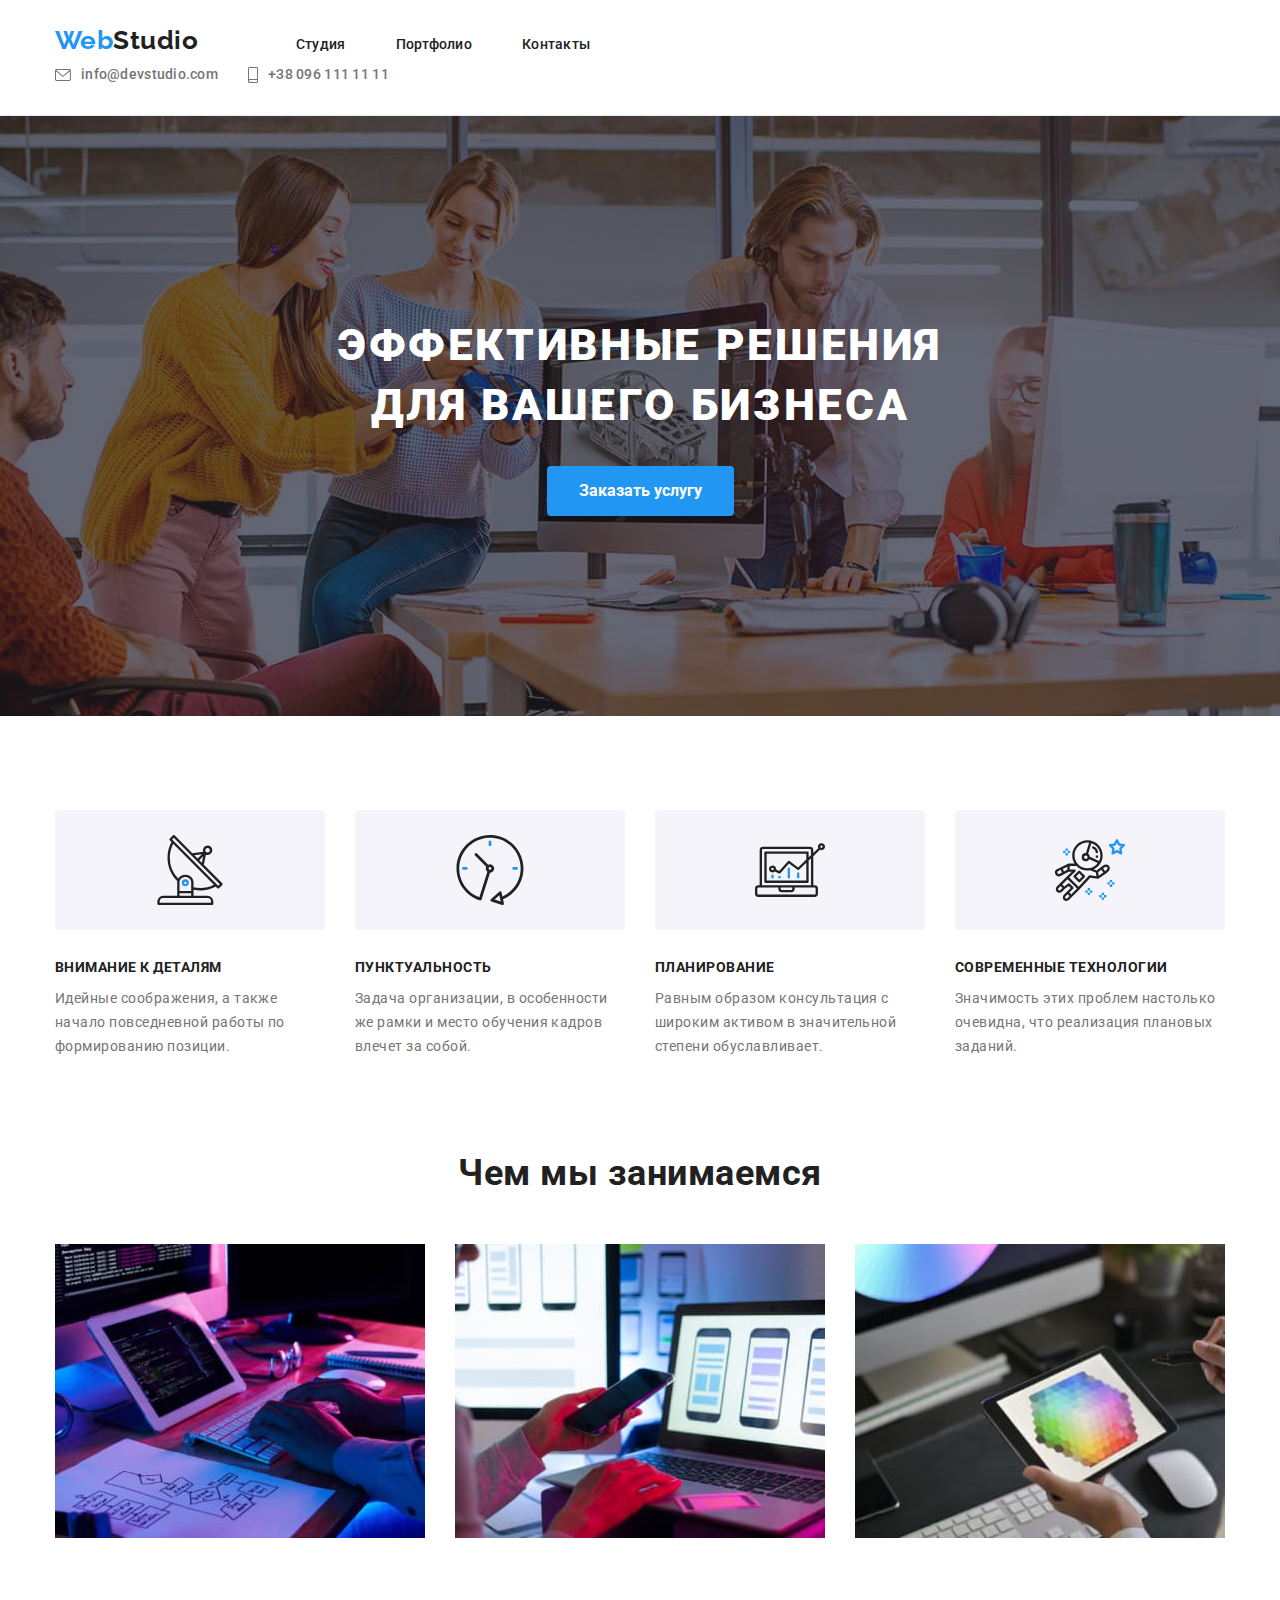
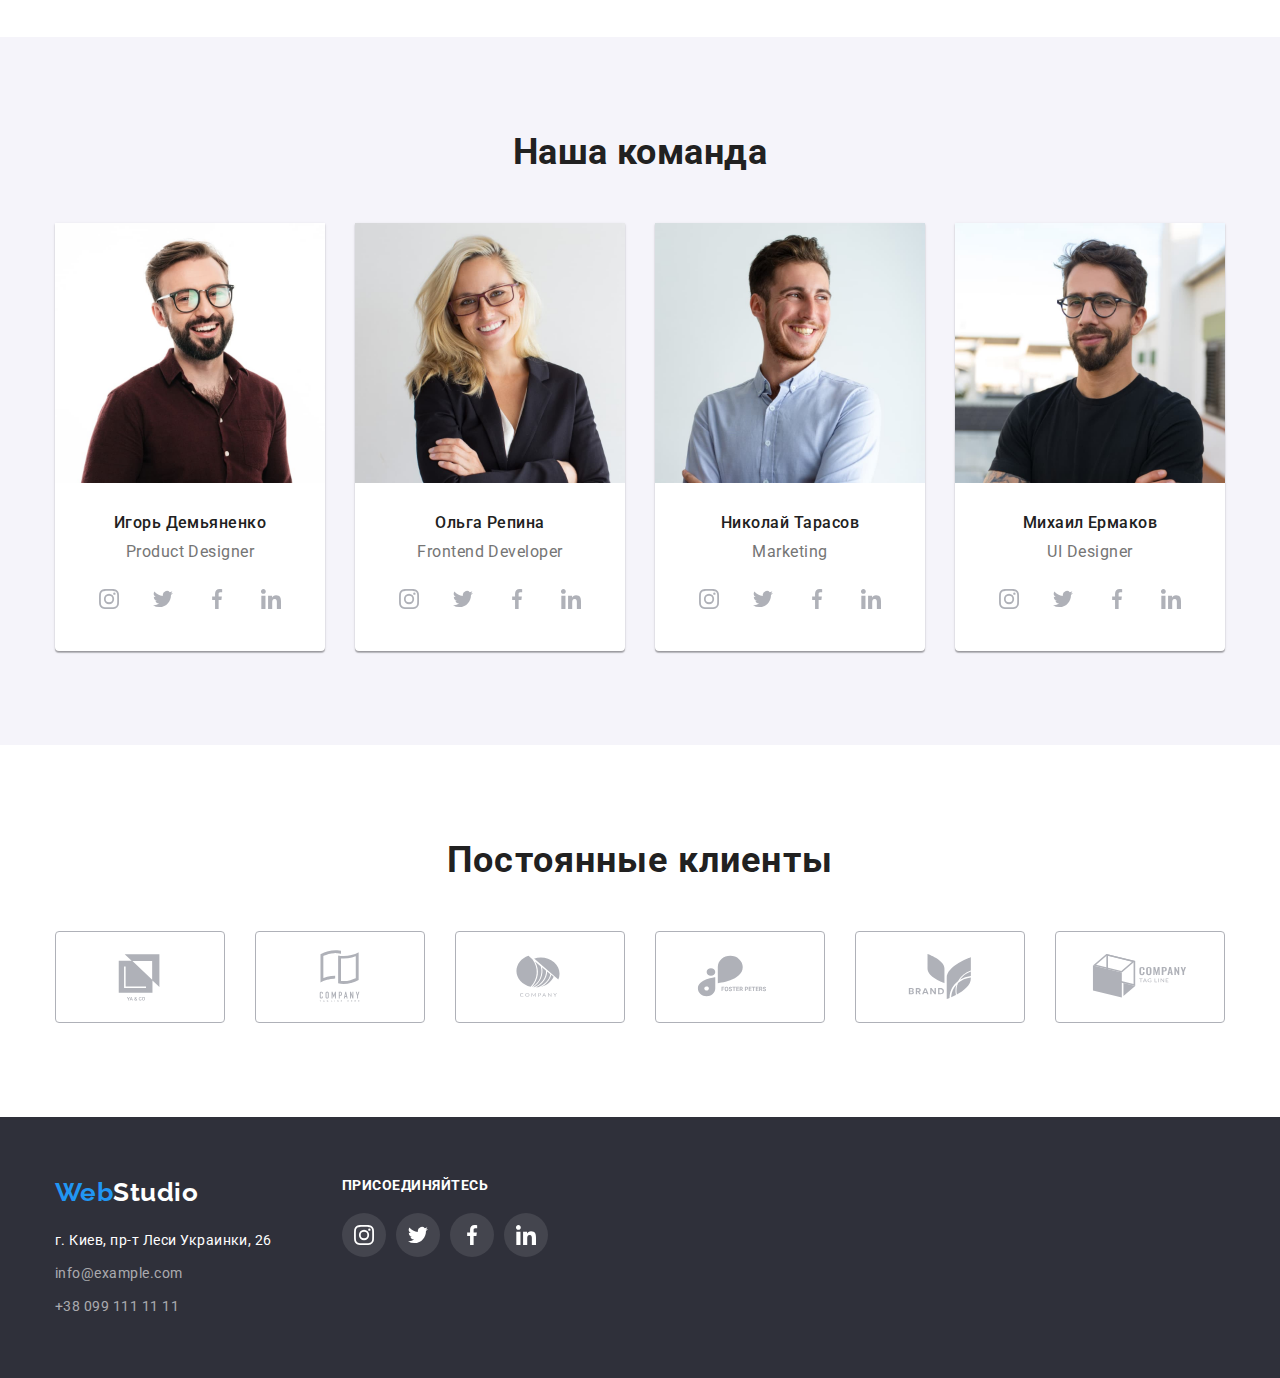
<file: index.html>
<!DOCTYPE html>
<html lang="ru">
  <head>
    <meta charset="UTF-8" />
    <meta http-equiv="X-UA-Compatible" content="IE=edge" />
    <meta name="viewport" content="width=device-width, initial-scale=1.0" />
    <title>Web Studio</title>
    <link
      href="https://fonts.googleapis.com/css2?family=Raleway:wght@700&family=Roboto:wght@400;500;700;900&display=swap"
      rel="stylesheet"
    />
    <link
      href="https://cdnjs.cloudflare.com/ajax/libs/modern-normalize/1.1.0/modern-normalize.min.css"
      rel="stylesheet"
    />
    <link href="./css/styles.css" rel="stylesheet" />
  </head>

  <body>
    <!------------------HEADER-------CAPTION-------------------->

    <header class="header">
      <div class="container">
        <a class="logo" href="./" lang="en"
          >Web<span class="logo-caption">Studio</span></a
        >
        <nav class="menu">
          <ul class="nav-menu">
            <li><a class="menu-link" href="./index.html">Студия</a></li>
            <li><a class="menu-link" href="./portfolio.html">Портфолио</a></li>
            <li><a class="menu-link" href="/">Контакты</a></li>
          </ul>
        </nav>

        <ul class="contacts">
          <li>
            <a class="contacts-link" href="mailto:info@devstudio.com" lang="en">
              <svg class="mail-icon" width="16" height="12">
                <use href="./images/icons.svg#mail"></use>
              </svg>
              info@devstudio.com</a
            >
          </li>
          <li>
            <a class="contacts-link" href="tel:+380961111111">
              <svg class="tel-icon" width="10" height="16">
                <use href="./images/icons.svg#tel"></use>
              </svg>
              +38 096 111 11 11</a
            >
          </li>
        </ul>
      </div>
    </header>

    <main>
      <!-------------------PRIMARY---------------------->
      <section class="primary">
        <div class="container">
          <h1 class="primary-title">
            Эффективные решения <br />
            для вашего бизнеса
          </h1>
          <button class="primary-btn" type="button">Заказать услугу</button>
        </div>
      </section>

      <!----------------ADVANTAGES----------------------------->

      <section class="advantages">
        <div class="container">
          <ul class="adventages-list">
            <li class="adventages-list-item">
              <div class="advantages-icon-block">
                <svg width="70">
                  <use href="./images/icons.svg#advantages-first"></use>
                </svg>
              </div>
              <h3>Внимание к деталям</h3>
              <p>
                Идейные соображения, а также начало повседневной работы по
                формированию позиции.
              </p>
            </li>

            <li class="adventages-list-item">
              <div class="advantages-icon-block">
                <svg width="70">
                  <use href="./images/icons.svg#advantages-second"></use>
                </svg>
              </div>
              <h3>Пунктуальность</h3>
              <p>
                Задача организации, в особенности же рамки и место обучения
                кадров влечет за собой.
              </p>
            </li>

            <li class="adventages-list-item">
              <div class="advantages-icon-block">
                <svg width="70">
                  <use href="./images/icons.svg#advantages-third"></use>
                </svg>
              </div>
              <h3>Планирование</h3>
              <p>
                Равным образом консультация с широким активом в значительной
                степени обуславливает.
              </p>
            </li>

            <li class="adventages-list-item">
              <div class="advantages-icon-block">
                <svg width="70">
                  <use href="./images/icons.svg#advantages-forth"></use>
                </svg>
              </div>
              <h3>Современные технологии</h3>
              <p>
                Значимость этих проблем настолько очевидна, что реализация
                плановых заданий.
              </p>
            </li>
          </ul>
        </div>
      </section>

      <!----------------------ACTIVITY---------------------->

      <section class="activity">
        <div class="container">
          <h2 class="activity-title">Чем мы занимаемся</h2>

          <ul class="activity-list">
            <li>
              <img
                src="images/futures-img1.jpg"
                alt="программирование"
                width="370"
                height="294"
              />
            </li>
            <li>
              <img
                src="images/futures-img2.jpg"
                alt="мобильные приложения"
                width="370"
                height="294"
              />
            </li>
            <li>
              <img
                src="images/futures-img3.jpg"
                alt="дизайн"
                width="370"
                height="294"
              />
            </li>
          </ul>
        </div>
      </section>

      <!---------------------TEAM---------------------------->

      <section class="team">
        <div class="container">
          <h2 class="team-title">Наша команда</h2>

          <ul class="team-list">
            <li class="team-item">
              <img
                class="team-item-photo"
                src="images/team-img1.jpg"
                alt="продуктовый дизайнер"
                width="270"
                height="260"
              />
              <div class="team-item-text">
                <h3>Игорь Демьяненко</h3>
                <p lang="en">Product Designer</p>

                <!----------- NETWORK LIST------------>
                <ul class="network-list">
                  <li class="network-item">
                    <a class="icon-link" href="https://www.instagram.com">
                      <svg class="social-network-icon">
                        <use href="./images/icons.svg#instagram"></use>
                      </svg>
                    </a>
                  </li>
                  <li class="network-item">
                    <a class="icon-link" href="https://twitter.com">
                      <svg class="social-network-icon">
                        <use href="./images/icons.svg#twitter"></use>
                      </svg>
                    </a>
                  </li>
                  <li class="network-item">
                    <a class="icon-link" href="https://www.facebook.com/">
                      <svg class="social-network-icon">
                        <use href="./images/icons.svg#facebook"></use>
                      </svg>
                    </a>
                  </li>
                  <li class="network-item">
                    <a class="icon-link" href="https://www.linkedin.com">
                      <svg class="social-network-icon">
                        <use href="./images/icons.svg#linkedin"></use>
                      </svg>
                    </a>
                  </li>
                </ul>
              </div>
            </li>

            <li class="team-item">
              <img
                class="team-item-photo"
                src="images/team-img2.jpg"
                alt="фронтенд разработчик"
                width="270"
                height="260"
              />
              <div class="team-item-text">
                <h3>Ольга Репина</h3>
                <p lang="en">Frontend Developer</p>

                <!----------- NETWORK LIST------------>
                <ul class="network-list">
                  <li class="network-item">
                    <a class="icon-link" href="https://www.instagram.com">
                      <svg class="social-network-icon">
                        <use href="./images/icons.svg#instagram"></use>
                      </svg>
                    </a>
                  </li>
                  <li class="network-item">
                    <a class="icon-link" href="https://twitter.com">
                      <svg class="social-network-icon">
                        <use href="./images/icons.svg#twitter"></use>
                      </svg>
                    </a>
                  </li>
                  <li class="network-item">
                    <a class="icon-link" href="https://www.facebook.com/">
                      <svg class="social-network-icon">
                        <use href="./images/icons.svg#facebook"></use>
                      </svg>
                    </a>
                  </li>
                  <li class="network-item">
                    <a class="icon-link" href="https://www.linkedin.com">
                      <svg class="social-network-icon">
                        <use href="./images/icons.svg#linkedin"></use>
                      </svg>
                    </a>
                  </li>
                </ul>
              </div>
            </li>

            <li class="team-item">
              <img
                class="team-item-photo"
                src="images/team-img3.jpg"
                alt="маркетолог"
                width="270"
                height="260"
              />
              <div class="team-item-text">
                <h3>Николай Тарасов</h3>
                <p lang="en">Marketing</p>

                <!----------- NETWORK LIST------------>
                <ul class="network-list">
                  <li class="network-item">
                    <a class="icon-link" href="https://www.instagram.com">
                      <svg class="social-network-icon">
                        <use href="./images/icons.svg#instagram"></use>
                      </svg>
                    </a>
                  </li>
                  <li class="network-item">
                    <a class="icon-link" href="https://twitter.com">
                      <svg class="social-network-icon">
                        <use href="./images/icons.svg#twitter"></use>
                      </svg>
                    </a>
                  </li>
                  <li class="network-item">
                    <a class="icon-link" href="https://www.facebook.com/">
                      <svg class="social-network-icon">
                        <use href="./images/icons.svg#facebook"></use>
                      </svg>
                    </a>
                  </li>
                  <li class="network-item">
                    <a class="icon-link" href="https://www.linkedin.com">
                      <svg class="social-network-icon">
                        <use href="./images/icons.svg#linkedin"></use>
                      </svg>
                    </a>
                  </li>
                </ul>
              </div>
            </li>

            <li class="team-item">
              <img
                class="team-item-photo"
                src="images/team-img4.jpg"
                alt="проектировщик интерфейсов"
                width="270"
                height="260"
              />
              <div class="team-item-text">
                <h3>Михаил Ермаков</h3>
                <p lang="en">UI Designer</p>

                <!----------- NETWORK LIST------------>
                <ul class="network-list">
                  <li class="network-item">
                    <a class="icon-link" href="https://www.instagram.com">
                      <svg class="social-network-icon">
                        <use href="./images/icons.svg#instagram"></use>
                      </svg>
                    </a>
                  </li>
                  <li class="network-item">
                    <a class="icon-link" href="https://twitter.com">
                      <svg class="social-network-icon">
                        <use href="./images/icons.svg#twitter"></use>
                      </svg>
                    </a>
                  </li>
                  <li class="network-item">
                    <a class="icon-link" href="https://www.facebook.com/">
                      <svg class="social-network-icon">
                        <use href="./images/icons.svg#facebook"></use>
                      </svg>
                    </a>
                  </li>
                  <li class="network-item">
                    <a class="icon-link" href="https://www.linkedin.com">
                      <svg class="social-network-icon">
                        <use href="./images/icons.svg#linkedin"></use>
                      </svg>
                    </a>
                  </li>
                </ul>
              </div>
            </li>
          </ul>
        </div>
      </section>
    </main>

    <!-----------------------CLIENTS----------------------->
    <section class="clients">
      <div class="container">
        <h2 class="clients-title">Постоянные клиенты</h2>

        <ul class="clients-list">
          <li class="clients-item">
            <a class="clients-link" href="./">
              <svg class="clients-icon" width="106" height="60">
                <use href="./images/icons.svg#clients-first"></use>
              </svg>
            </a>
          </li>
          <li class="clients-item">
            <a class="clients-link" href="./">
              <svg class="clients-icon" width="106" height="60">
                <use href="./images/icons.svg#clients-second"></use>
              </svg>
            </a>
          </li>
          <li class="clients-item">
            <a class="clients-link" href="./">
              <svg class="clients-icon" width="106" height="60">
                <use href="./images/icons.svg#clients-third"></use>
              </svg>
            </a>
          </li>
          <li class="clients-item">
            <a class="clients-link" href="./">
              <svg class="clients-icon" width="106" height="60">
                <use href="./images/icons.svg#clients-forth"></use>
              </svg>
            </a>
          </li>
          <li class="clients-item">
            <a class="clients-link" href="./">
              <svg class="clients-icon" width="106" height="60">
                <use href="./images/icons.svg#clients-fifth"></use>
              </svg>
            </a>
          </li>
          <li class="clients-item">
            <a class="clients-link" href="./">
              <svg class="clients-icon" width="106" height="60">
                <use href="./images/icons.svg#clients-six"></use>
              </svg>
            </a>
          </li>
        </ul>
      </div>
    </section>

    <!-----------------------FOOTER----------------------->

    <footer class="footer">
      <div class="container footer-sidebar">
        <div class="adress-container">
          <a class="logo bottom" href="./" lang="en"
            >Web<span class="logo-footer">Studio</span></a
          >
          <address class="footer-address">
            <p class="address-link">г. Киев, пр-т Леси Украинки, 26</p>
            <a class="footer-contacts" href="mailto:info@example.com" lang="en"
              >info@example.com</a
            >
            <a class="footer-contacts" href="tel:+380991111111"
              >+38 099 111 11 11</a
            >
          </address>
        </div>

        <!-- ---------footer-icons-------------------------- -->
        <div class="footer-network-container">
          <p class="footer-network-text">присоединяйтесь</p>
          <ul class="network-list">
            <li class="network-item">
              <a class="footer-icon-link" href="https://www.instagram.com">
                <svg class="footer-network-icon">
                  <use href="./images/icons.svg#instagram"></use>
                </svg>
              </a>
            </li>
            <li class="network-item">
              <a class="footer-icon-link" href="https://twitter.com">
                <svg class="footer-network-icon">
                  <use href="./images/icons.svg#twitter"></use>
                </svg>
              </a>
            </li>
            <li class="network-item">
              <a class="footer-icon-link" href="https://www.facebook.com/">
                <svg class="footer-network-icon">
                  <use href="./images/icons.svg#facebook"></use>
                </svg>
              </a>
            </li>
            <li class="network-item">
              <a class="footer-icon-link" href="https://www.linkedin.com">
                <svg class="footer-network-icon">
                  <use href="./images/icons.svg#linkedin"></use>
                </svg>
              </a>
            </li>
          </ul>
        </div>
      </div>
    </footer>
  </body>
</html>
</file>
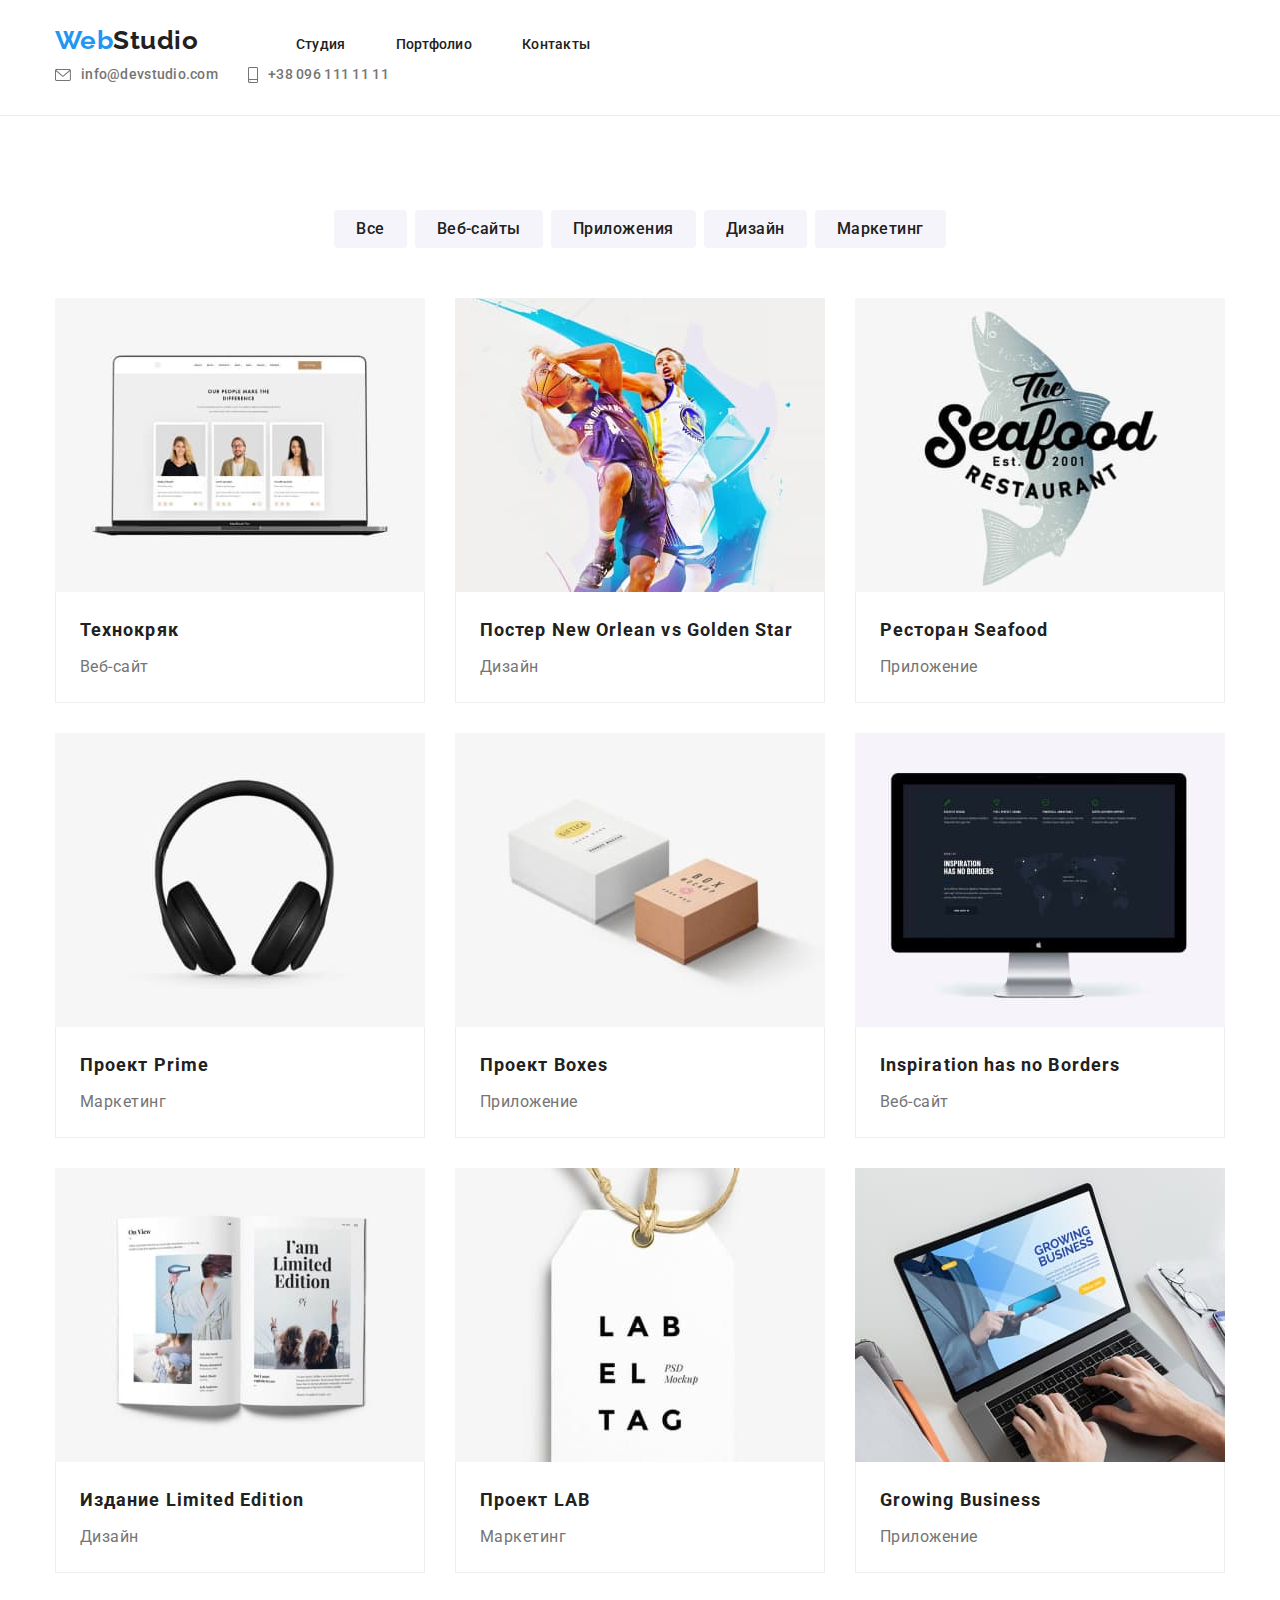
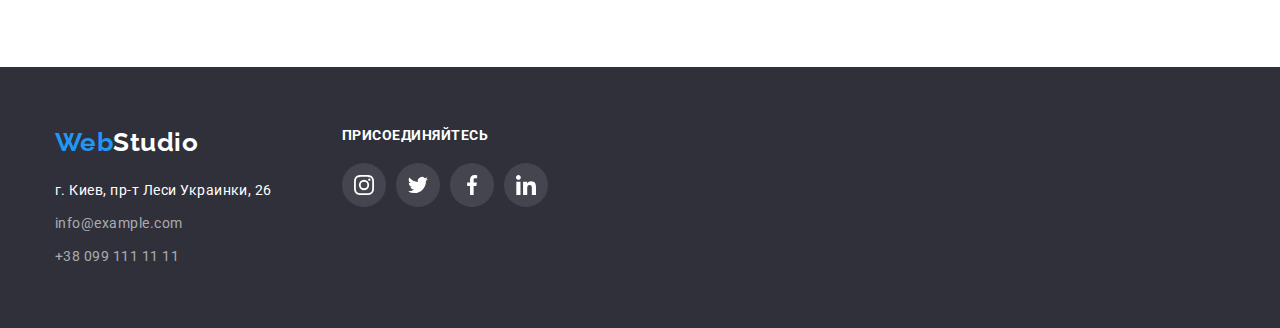
<file: portfolio.html>
<!DOCTYPE html>
<html lang="ru">
  <head>
    <meta charset="UTF-8" />
    <meta http-equiv="X-UA-Compatible" content="IE=edge" />
    <meta name="viewport" content="width=device-width, initial-scale=1.0" />
    <title>Web Studio</title>
    <link
      href="https://fonts.googleapis.com/css2?family=Raleway:wght@700&family=Roboto:wght@400;500;700;900&display=swap"
      rel="stylesheet"
    />
    <link
      href="https://cdnjs.cloudflare.com/ajax/libs/modern-normalize/1.1.0/modern-normalize.min.css"
      rel="stylesheet"
    />
    <link href="./css/styles.css" rel="stylesheet" />
  </head>

  <body>
    <!----------CAPTION--------HEADER------------>
    <header class="header">
      <div class="container">
        <a class="logo" href="./" lang="en"
          >Web<span class="logo-caption">Studio</span></a
        >
        <nav class="menu">
          <ul class="nav-menu">
            <li><a class="menu-link" href="./index.html">Студия</a></li>
            <li><a class="menu-link" href="./portfolio.html">Портфолио</a></li>
            <li><a class="menu-link" href="/">Контакты</a></li>
          </ul>
        </nav>

        <ul class="contacts">
          <li>
            <a class="contacts-link" href="mailto:info@devstudio.com" lang="en">
              <svg class="mail-icon" width="16" height="12">
                <use href="./images/icons.svg#mail"></use>
              </svg>
              info@devstudio.com</a
            >
          </li>
          <li>
            <a class="contacts-link" href="tel:+380961111111">
              <svg class="tel-icon" width="10" height="16">
                <use href="./images/icons.svg#tel"></use>
              </svg>
              +38 096 111 11 11</a
            >
          </li>
        </ul>
      </div>
    </header>

    <main>
      <!---------------------PROJECTS----------------------->
      <section class="projects">
        <div class="container">
          <ul class="projects-btn-list">
            <li class="projects-btn-item">
              <button type="button">Все</button>
            </li>
            <li class="projects-btn-item">
              <button type="button">Веб-сайты</button>
            </li>
            <li class="projects-btn-item">
              <button type="button">Приложения</button>
            </li>
            <li class="projects-btn-item">
              <button type="button">Дизайн</button>
            </li>
            <li class="projects-btn-item">
              <button type="button">Маркетинг</button>
            </li>
          </ul>

          <ul class="projects-photo-list">
            <li class="projects-photo-item">
              <img
                src="./portfolio images/project-one.jpg"
                alt="Веб-страница на ноутбуке"
                width="370"
                height="294"
              />
              <div class="projects-photo-text">
                <h3>Технокряк</h3>
                <p>Веб-сайт</p>
              </div>
            </li>

            <li class="projects-photo-item">
              <img
                src="./portfolio images/project-two.jpg"
                alt="Постер с двумя баскетболистами"
                width="370"
                height="294"
              />
              <div class="projects-photo-text">
                <h3>Постер New Orlean vs Golden Star</h3>
                <p>Дизайн</p>
              </div>
            </li>

            <li class="projects-photo-item">
              <img
                src="./portfolio images/project-three.jpg"
                alt="Надпись ресторана Seafood"
                width="370"
                height="294"
              />
              <div class="projects-photo-text">
                <h3>Ресторан Seafood</h3>
                <p>Приложение</p>
              </div>
            </li>

            <li class="projects-photo-item">
              <img
                src="./portfolio images/project-four.jpg"
                alt="Наушники"
                width="370"
                height="294"
              />
              <div class="projects-photo-text">
                <h3>Проект Prime</h3>
                <p>Маркетинг</p>
              </div>
            </li>

            <li class="projects-photo-item">
              <img
                src="./portfolio images/project-five.jpg"
                alt="Белая и серая коробки"
                width="370"
                height="294"
              />
              <div class="projects-photo-text">
                <h3>Проект Boxes</h3>
                <p>Приложение</p>
              </div>
            </li>

            <li class="projects-photo-item">
              <img
                src="./portfolio images/project-six.jpg"
                alt="Веб-сайт на экране компьютера"
                width="370"
                height="294"
              />
              <div class="projects-photo-text">
                <h3>Inspiration has no Borders</h3>
                <p>Веб-сайт</p>
              </div>
            </li>

            <li class="projects-photo-item">
              <img
                src="./portfolio images/project-seven.jpg"
                alt="Две страницы открытой книги"
                width="370"
                height="294"
              />
              <div class="projects-photo-text">
                <h3>Издание Limited Edition</h3>
                <p>Дизайн</p>
              </div>
            </li>

            <li class="projects-photo-item">
              <img
                src="./portfolio images/project-eight.jpg"
                alt="Белая этикетка с надписью"
                width="370"
                height="294"
              />
              <div class="projects-photo-text">
                <h3>Проект LAB</h3>
                <p>Маркетинг</p>
              </div>
            </li>

            <li class="projects-photo-item">
              <img
                src="./portfolio images/project-nine.jpg"
                alt="Страница сайта на ноутбуке"
                width="370"
                height="294"
              />
              <div class="projects-photo-text">
                <h3>Growing Business</h3>
                <p>Приложение</p>
              </div>
            </li>
          </ul>
        </div>
      </section>
    </main>

    <!-----------------------FOOTER----------------------->
    <footer class="footer">
      <div class="container footer-sidebar">
        <div class="adress-container">
          <a class="logo bottom" href="./" lang="en"
            >Web<span class="logo-footer">Studio</span></a
          >
          <address class="footer-address">
            <p class="address-link">г. Киев, пр-т Леси Украинки, 26</p>
            <a class="footer-contacts" href="mailto:info@example.com" lang="en"
              >info@example.com</a
            >
            <a class="footer-contacts" href="tel:+380991111111"
              >+38 099 111 11 11</a
            >
          </address>
        </div>

        <!-- ---------footer-icons-------------------------- -->
        <div class="footer-network-container">
          <p class="footer-network-text">присоединяйтесь</p>
          <ul class="network-list">
            <li class="network-item">
              <a class="footer-icon-link" href="https://www.instagram.com">
                <svg class="footer-network-icon">
                  <use href="./images/icons.svg#instagram"></use>
                </svg>
              </a>
            </li>
            <li class="network-item">
              <a class="footer-icon-link" href="https://twitter.com">
                <svg class="footer-network-icon">
                  <use href="./images/icons.svg#twitter"></use>
                </svg>
              </a>
            </li>
            <li class="network-item">
              <a class="footer-icon-link" href="https://www.facebook.com/">
                <svg class="footer-network-icon">
                  <use href="./images/icons.svg#facebook"></use>
                </svg>
              </a>
            </li>
            <li class="network-item">
              <a class="footer-icon-link" href="https://www.linkedin.com">
                <svg class="footer-network-icon">
                  <use href="./images/icons.svg#linkedin"></use>
                </svg>
              </a>
            </li>
          </ul>
        </div>
      </div>
    </footer>
  </body>
</html>
</file>
<file: css/styles.css>
:root {
  --first-text-color: #212121;
  --second-text-color: #757575;
  --third-text-color: #afb1b8;
  --first-background-color: #ffffff;
  --second-background-color: #f5f4fa;
  --third-background-color: #e5e5e5;
  --acent-color: #2196f3;

  --padding-section: 94px;
  --margin-right-icons: 30px;
}

body {
  font-family: "Roboto", sans-serif;
  font-style: normal;
  letter-spacing: 0.03em;
  color: var(--first-text-color);
}

.container {
  width: 1200px;
  margin-left: auto;
  margin-right: auto;
  padding-left: 15px;
  padding-right: 15px;
}

h1,
h2,
h3,
h4,
h5,
h6,
p {
  margin-top: 0;
  margin-bottom: 0;
}

/* -----------------HEADER-----CAPTION---------------- */

.header {
  padding-top: 25px;
  padding-bottom: 25px;

  background-color: var(--first-background-color);

  border-bottom: 1px solid #ececec;
}

.logo {
  margin-right: 93px;

  font-family: "Raleway";
  font-weight: 700;
  font-size: 26px;
  line-height: 1.19em;
  color: var(--acent-color);
  text-decoration: none;
}

.logo-caption {
  color: #212121;
}

.menu {
  display: inline-block;
  margin-right: 300px;
}

.nav-menu {
  display: inline-flex;
  margin-top: 0;
  margin-bottom: 0;
  padding-left: 0;
  padding-top: 7px;
  padding-bottom: 7px;

  list-style: none;
}

.contacts {
  display: inline-flex;
  align-items: center;
  margin-top: 0;
  margin-bottom: 0;
  padding-left: 0;
  padding-top: 7px;
  padding-bottom: 7px;

  list-style: none;
}

.menu li,
.contacts li {
  font-weight: 500;
  font-size: 14px;
  line-height: 1.14em;
  letter-spacing: 0.02em;
}

.menu li {
  margin-right: 50px;
}

.contacts li {
  margin-right: 30px;
}

.menu li:last-child,
.contacts li:last-child {
  margin-right: 0;
}

.menu-link {
  color: #212121;
  text-decoration: none;
  outline: none;
}

.menu-link:hover,
.menu-link:focus,
.contacts-link:hover,
.contacts-link:focus {
  color: var(--acent-color);
}

/* SVG----ICONS */

.contacts-link {
  display: flex;
  align-items: center;

  color: var(--second-text-color);
  text-decoration: none;
  outline: none;
}

.mail-icon {
  fill: currentColor;
  margin-right: 10px;
}

.tel-icon {
  fill: currentColor;
  margin-right: 10px;
}

.mail-icon:hover,
.mail-icon:focus,
.tel-icon:hover,
.tel-icon:focus {
  color: var(--acent-color);
}
/* -----------------PRIMARY--------------------- */

.primary {
  background-image: linear-gradient(
      rgba(47, 48, 58, 0.4),
      rgba(47, 48, 58, 0.4)
    ),
    url("../images/background-photo.jpg");
  max-width: 1600px;
  height: 600px;
  margin: 0 auto;
  background-repeat: no-repeat;
  background-position: center;
  background-size: cover;
  background-color: rgba(196, 196, 196, 1);

  padding-top: 200px;
  padding-bottom: 200px;

  text-align: center;
}

.primary-title {
  margin-bottom: 30px;

  font-weight: 900;
  font-size: 44px;
  line-height: 1.36em;
  letter-spacing: 0.06em;
  text-transform: uppercase;
  color: var(--first-background-color);
}

.primary-btn {
  padding: 10px 32px;

  max-width: 200px;
  font-weight: 700;
  font-size: 16px;
  line-height: 1.88em;
  color: var(--first-background-color);
  background-color: var(--acent-color);

  border: none;
  border-radius: 4px;
  cursor: pointer;

  box-shadow: 0px 4px 4px rgba(0, 0, 0, 0.15);
}

/* ----------------ADVANTAGES----------------------------- */

.advantages {
  padding-top: var(--padding-section);
  padding-bottom: 0;
}

/* flex для преимуществ - 4 описания */
.adventages-list {
  display: flex;
  margin: 0;
  padding: 0;
  list-style: none;
}

.adventages-list-item {
}

.adventages-list-item:not(:last-child) {
  margin-right: var(--margin-right-icons);
}

/* описание конкретного преимущества */
.advantages h3 {
  margin-bottom: 10px;

  font-weight: 700;
  font-size: 14px;
  line-height: 1.14em;
  text-transform: uppercase;
}

.advantages p {
  margin-top: 0;
  margin-bottom: 0;

  font-size: 14px;
  line-height: 1.72em;
  color: var(--second-text-color);
}

/* -----------SVG-----------ICONS---------------- */

.advantages-icon-block {
  display: flex;
  justify-content: center;
  align-items: center;

  min-width: 270px;
  height: 120px;

  margin-bottom: 30px;

  border-radius: 4px;
  text-align: center;
  background-color: var(--second-background-color);
}

/* ---------------------ACTIVITY---------------------- */

.activity {
  padding-top: var(--padding-section);
  padding-bottom: var(--padding-section);
}

.activity-title {
  margin-bottom: 50px;

  font-weight: 700;
  font-size: 36px;
  line-height: 1.17em;
  text-align: center;
}

.activity-list {
  display: flex;
  margin: 0;
  padding: 0;
  list-style: none;
}

.activity li:not(:last-child) {
  margin-right: var(--margin-right-icons);
}

/* ---------------------TEAM---------------------------- */

.team {
  padding-top: var(--padding-section);
  padding-bottom: var(--padding-section);
  text-align: center;

  background-color: var(--second-background-color);
}

.team-title {
  margin-bottom: 50px;

  font-weight: 700;
  font-size: 36px;
  line-height: 1.17em;
}

/* flex для команды - 4 человека */
.team-list {
  display: flex;
  justify-content: center;
  margin: 0;
  padding: 0;
  list-style: none;
}

.team-item {
  background-color: var(--first-background-color);
  box-shadow: 0px 1px 3px rgba(0, 0, 0, 0.12), 0px 1px 1px rgba(0, 0, 0, 0.14),
    0px 2px 1px rgba(0, 0, 0, 0.2);
  border-radius: 0px 0px 4px 4px;
}

.team-item:not(:last-child) {
  margin-right: var(--margin-right-icons);
}

/* Сотрудник команды */

.team-item-text {
  padding: 30px 32px;
}

.team-item-photo {
  display: block;
}

.team h3 {
  margin-bottom: 10px;

  font-weight: 500;
  font-size: 16px;
  line-height: 1.19em;
}

.team p {
  margin-bottom: 16px;

  font-size: 16px;
  line-height: 1.19em;
  color: var(--second-text-color);
}

/* ------SVG----NETWORKS ICONS--- */

.network-list {
  display: flex;
  margin: 0;
  padding: 0;

  list-style: none;
}

.network-item:not(:last-child) {
  margin-right: 10px;
}

.icon-link {
  display: flex;
  justify-content: center;
  align-items: center;
  width: 44px;
  height: 44px;

  color: var(--third-text-color);
}

.social-network-icon {
  fill: currentColor;
  width: 100%;
  height: 100%;
}

.social-network-icon:hover,
.social-network-icon:focus {
  fill: var(--first-background-color);
  background-color: var(--acent-color);
}

.icon-link:hover .social-network-icon,
.icon-link:focus .social-network-icon {
  color: var(--first-background-color);
  background-color: var(--acent-color);
  border-radius: 50%;
}

.icon-link:focus {
  outline: none;
}

/* --------------------CLIENTS-------------------------- */

.clients {
  padding-top: var(--padding-section);
  padding-bottom: var(--padding-section);
}

.clients-title {
  margin-bottom: 50px;

  font-weight: 700;
  font-size: 36px;
  line-height: 1.17em;
  text-align: center;
  letter-spacing: 0.03em;
}

.clients-list {
  display: flex;
  margin: 0;
  padding: 0;

  list-style: none;
}

.clients-item {
  margin-right: var(--margin-right-icons);
}

.clients-item:last-child {
  margin-right: 0;
}

/* ---------------SVG-icons----------------- */
.clients-link {
  display: flex;
  justify-content: center;
  align-items: center;
  width: 170px;
  height: 92px;
  color: var(--third-text-color);

  border: 1px solid var(--third-text-color);
  border-radius: 4px;
}

.clients-icon {
  fill: currentColor;
}

.clients-link:hover,
.clients-link:focus {
  border: 1px solid var(--acent-color);
  border-radius: 4px;
}

.clients-link:hover .clients-icon,
.clients-link:focus .clients-icon {
  fill: var(--acent-color);
}

.clients-link:focus {
  outline: none;
}

/* ---------------------FOOTER--------------------- */

.footer {
  padding-top: 60px;
  padding-bottom: 60px;

  background-color: #2f303a;
}

.logo.bottom {
  margin-right: 0;
}

.logo-footer {
  color: var(--first-background-color);
}

.footer-address {
  margin-top: 20px;
}

.address-link,
.footer-contacts {
  font-size: 14px;
  line-height: 1.72em;
  font-style: normal;
}

.address-link {
  margin: 0;

  color: var(--first-background-color);
}

.footer-contacts {
  display: block;
  margin-top: 9px;

  color: rgba(255, 255, 255, 0.6);
  text-decoration: none;
  outline: none;
}

.footer-contacts:hover,
.footer-contacts:focus {
  color: var(--acent-color);
}

/* ------footer-network-container-------- */

.footer-sidebar {
  display: flex;
}

.adress-container {
  margin-right: 70px;
}

.footer-network-text {
  margin-bottom: 20px;

  font-weight: 700;
  font-size: 14px;
  line-height: calc(16 / 14);
  text-transform: uppercase;

  color: var(--first-background-color);
}

.footer-icon-link {
  display: flex;

  width: 44px;
  height: 44px;

  border-radius: 50%;
  color: var(--first-background-color);
  background-color: rgba(255, 255, 255, 0.1);
}

.footer-network-icon {
  fill: currentColor;
}

.footer-icon-link:hover,
.footer-icon-link:focus {
  background-color: var(--acent-color);
}

.footer-icon-link:hover .footer-network-icon,
.footer-icon-link:focus .footer-network-icon {
  background-color: var(--acent-color);
  border-radius: 50%;
}

.footer-icon-link:focus {
  outline: none;
}

/* ----PORTFOLIO-------PROJECTS--------------- */

.projects {
  padding-top: var(--padding-section);
  padding-bottom: var(--padding-section);
}

/* СПИСОК КНОПОК */

.projects-btn-list {
  display: flex;
  justify-content: center;
  margin-top: 0;
  margin-bottom: 50px;
  padding-left: 0;

  list-style: none;
}

.projects-btn-item:not(:last-child) {
  margin-right: 8px;
}

/* КНОПКА */

.projects button {
  padding: 6px 22px;

  min-width: auto;
  font-family: inherit;
  font-style: inherit;
  font-weight: 500;
  font-size: 16px;
  line-height: 1.63em;
  letter-spacing: inherit;
  color: inherit;
  background-color: var(--second-background-color);

  border: none;
  border-radius: 4px;
  cursor: pointer;
  outline: none;
}

.projects button:hover,
.projects button:focus {
  color: var(--first-background-color);
  background-color: var(--acent-color);

  box-shadow: 0px 3px 1px rgba(0, 0, 0, 0.1), 0px 1px 2px rgba(0, 0, 0, 0.08),
    0px 2px 2px rgba(0, 0, 0, 0.12);
}

/* СПИСОК ПРОЕКТОВ */

.projects-photo-list {
  display: flex;
  flex-wrap: wrap;
  margin: 0;
  padding-left: 0;
  list-style: none;
}

.projects-photo-item {
  width: calc((100% - 60px) / 3);
  margin-right: var(--margin-right-icons);
  margin-bottom: var(--margin-right-icons);
  padding-right: 0;
  font-size: 0;
}

.projects-photo-item:hover,
.projects-photo-item:focus {
  box-shadow: 0px 1px 1px rgba(0, 0, 0, 0.12), 0px 4px 4px rgba(0, 0, 0, 0.06),
    1px 4px 6px rgba(0, 0, 0, 0.16);
}

.projects-photo-item:nth-child(3n) {
  margin-right: 0px;
}

.projects-photo-item:nth-last-child(-n + 3) {
  margin-bottom: 0px;
}

/* СТРУКТУРА ПРОЕКТА ВНУТРИ */
.projects-photo-text {
  margin-top: 0;
  padding: 20px 24px;
  border-right: 1px solid #eeeeee;
  border-bottom: 1px solid #eeeeee;
  border-left: 1px solid #eeeeee;
  background-color: var(--first-background-color);
}

.image {
  margin-bottom: 0;
}

.projects h3 {
  margin-bottom: 4px;

  font-weight: 700;
  font-size: 18px;
  line-height: 2em;
  letter-spacing: 0.06em;
}

.projects p {
  font-size: 16px;
  line-height: 1.88em;
  color: var(--second-text-color);
}
</file>
